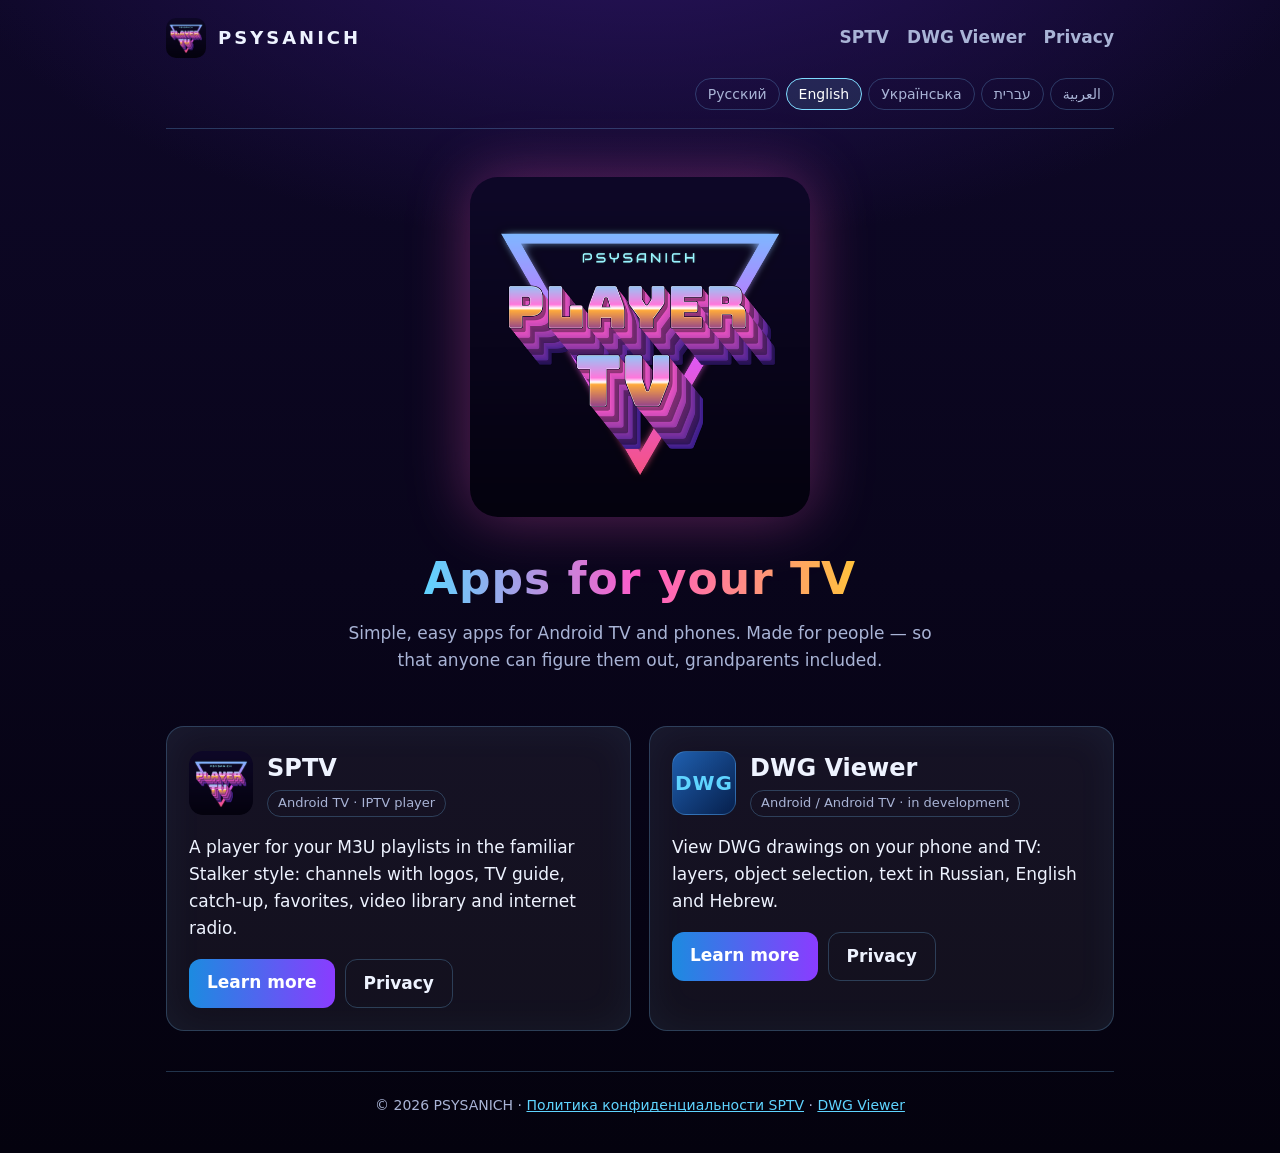
<file: index.html>
<!DOCTYPE html>
<html lang="ru">
<head>
<meta charset="utf-8">
<meta name="viewport" content="width=device-width, initial-scale=1">
<title>PSYSANICH — приложения для Android TV</title>
<meta name="description" content="SPTV — IPTV-плеер для Android TV в стиле Stalker и другие приложения PSYSANICH.">
<link rel="icon" href="favicon.png">
<link rel="stylesheet" href="style.css">
<script src="i18n.js"></script>
</head>
<body>
<div class="wrap">
  <header class="top">
    <img src="assets/sptv-icon.png" alt="">
    <span class="brand">PSYSANICH</span>
    <nav>
      <a href="sptv/">SPTV</a>
      <a href="dwg/">DWG Viewer</a>
      <a href="sptv/privacy.html" data-t="nav_priv">Конфиденциальность</a>
    </nav>
  </header>

  <section class="hero">
    <img class="logo" src="assets/sptv-logo.png" alt="Логотип SPTV — PSYSANICH PLAYER TV">
    <h1><span class="neon" data-t="home_title">Приложения для телевизора</span></h1>
    <p data-t="home_lead">Простые и удобные программы для Android TV и телефонов. Делаем для людей — так, чтобы разобрался каждый, в том числе бабушки и дедушки.</p>
  </section>

  <section class="grid">
    <article class="card">
      <div class="head">
        <img src="assets/sptv-icon.png" alt="Значок SPTV">
        <div>
          <h2>SPTV</h2>
          <span class="tag" data-t="sptv_tag">Android TV · IPTV-плеер</span>
        </div>
      </div>
      <p data-t="sptv_card">Плеер для ваших плейлистов M3U в привычном стиле Stalker: каналы с логотипами, программа передач, архив, избранное, видеотека и интернет-радио.</p>
      <div class="btns">
        <a class="btn" href="sptv/" data-t="more">Подробнее</a>
        <a class="btn ghost" href="sptv/privacy.html" data-t="nav_priv">Конфиденциальность</a>
      </div>
    </article>

    <article class="card">
      <div class="head">
        <div class="badge">DWG</div>
        <div>
          <h2>DWG Viewer</h2>
          <span class="tag" data-t="dwg_tag">Android / Android TV · в разработке</span>
        </div>
      </div>
      <p data-t="dwg_card">Просмотр чертежей DWG на телефоне и телевизоре: слои, выбор объектов, тексты на русском, английском и иврите.</p>
      <div class="btns">
        <a class="btn" href="dwg/" data-t="more">Подробнее</a>
        <a class="btn ghost" href="dwg/privacy.html" data-t="nav_priv">Конфиденциальность</a>
      </div>
    </article>
  </section>

  <footer>© 2026 PSYSANICH · <a href="sptv/privacy.html">Политика конфиденциальности SPTV</a> · <a href="dwg/privacy.html">DWG Viewer</a></footer>
</div>
</body>
</html>
</file>
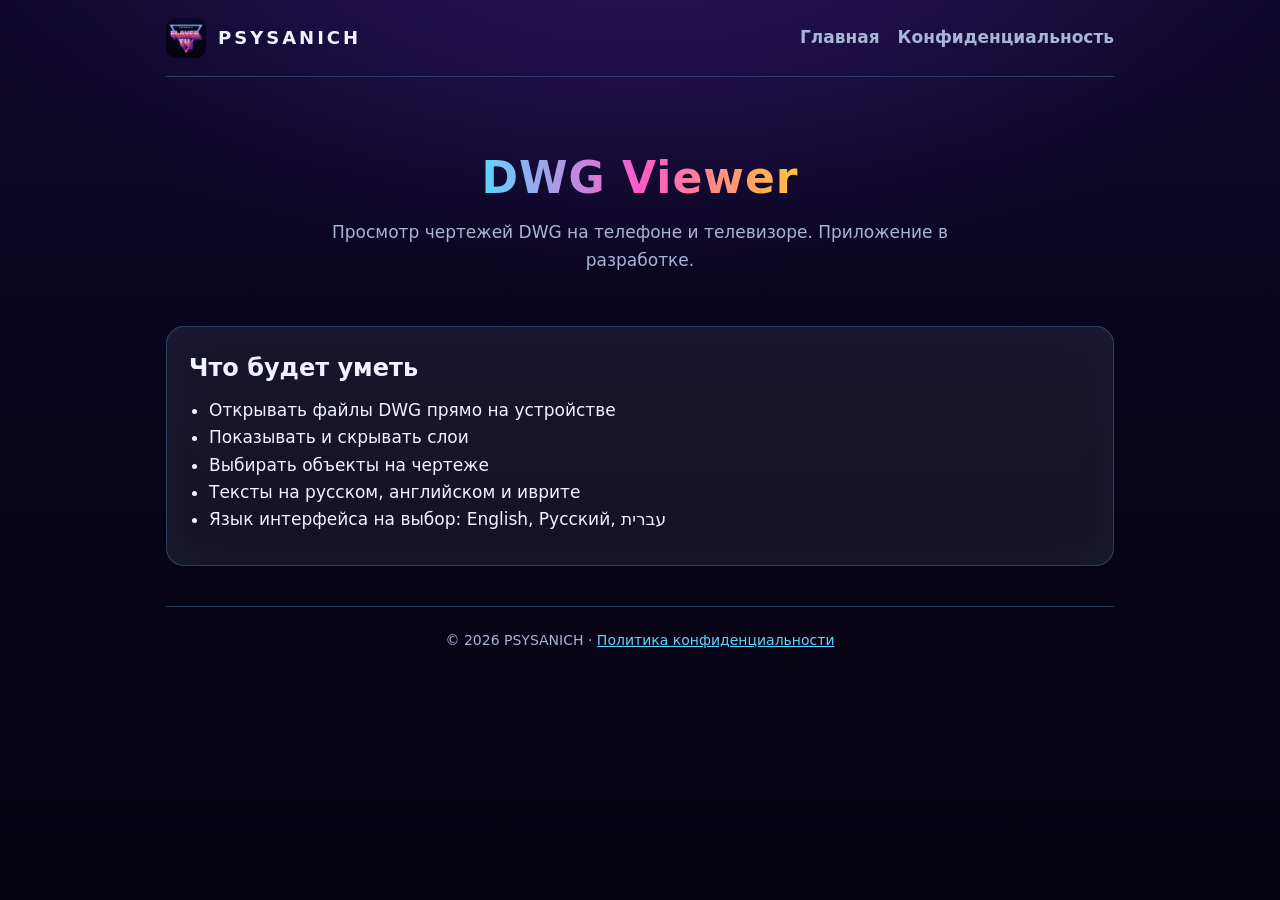
<file: dwg/index.html>
<!DOCTYPE html>
<html lang="ru">
<head>
<meta charset="utf-8">
<meta name="viewport" content="width=device-width, initial-scale=1">
<title>DWG Viewer — чертежи на Android и Android TV</title>
<meta name="description" content="DWG Viewer — просмотр чертежей DWG на телефоне и телевизоре. В разработке.">
<link rel="icon" href="../favicon.png">
<link rel="stylesheet" href="../style.css">
</head>
<body>
<div class="wrap">
  <header class="top">
    <img src="../assets/sptv-icon.png" alt="">
    <span class="brand">PSYSANICH</span>
    <nav>
      <a href="../">Главная</a>
      <a href="privacy.html">Конфиденциальность</a>
    </nav>
  </header>

  <section class="hero">
    <h1><span class="neon">DWG Viewer</span></h1>
    <p>Просмотр чертежей DWG на телефоне и телевизоре. Приложение в разработке.</p>
  </section>

  <section class="grid">
    <article class="card">
      <h2>Что будет уметь</h2>
      <ul>
        <li>Открывать файлы DWG прямо на устройстве</li>
        <li>Показывать и скрывать слои</li>
        <li>Выбирать объекты на чертеже</li>
        <li>Тексты на русском, английском и иврите</li>
        <li>Язык интерфейса на выбор: English, Русский, עברית</li>
      </ul>
    </article>
  </section>

  <footer>© 2026 PSYSANICH · <a href="privacy.html">Политика конфиденциальности</a></footer>
</div>
</body>
</html>
</file>
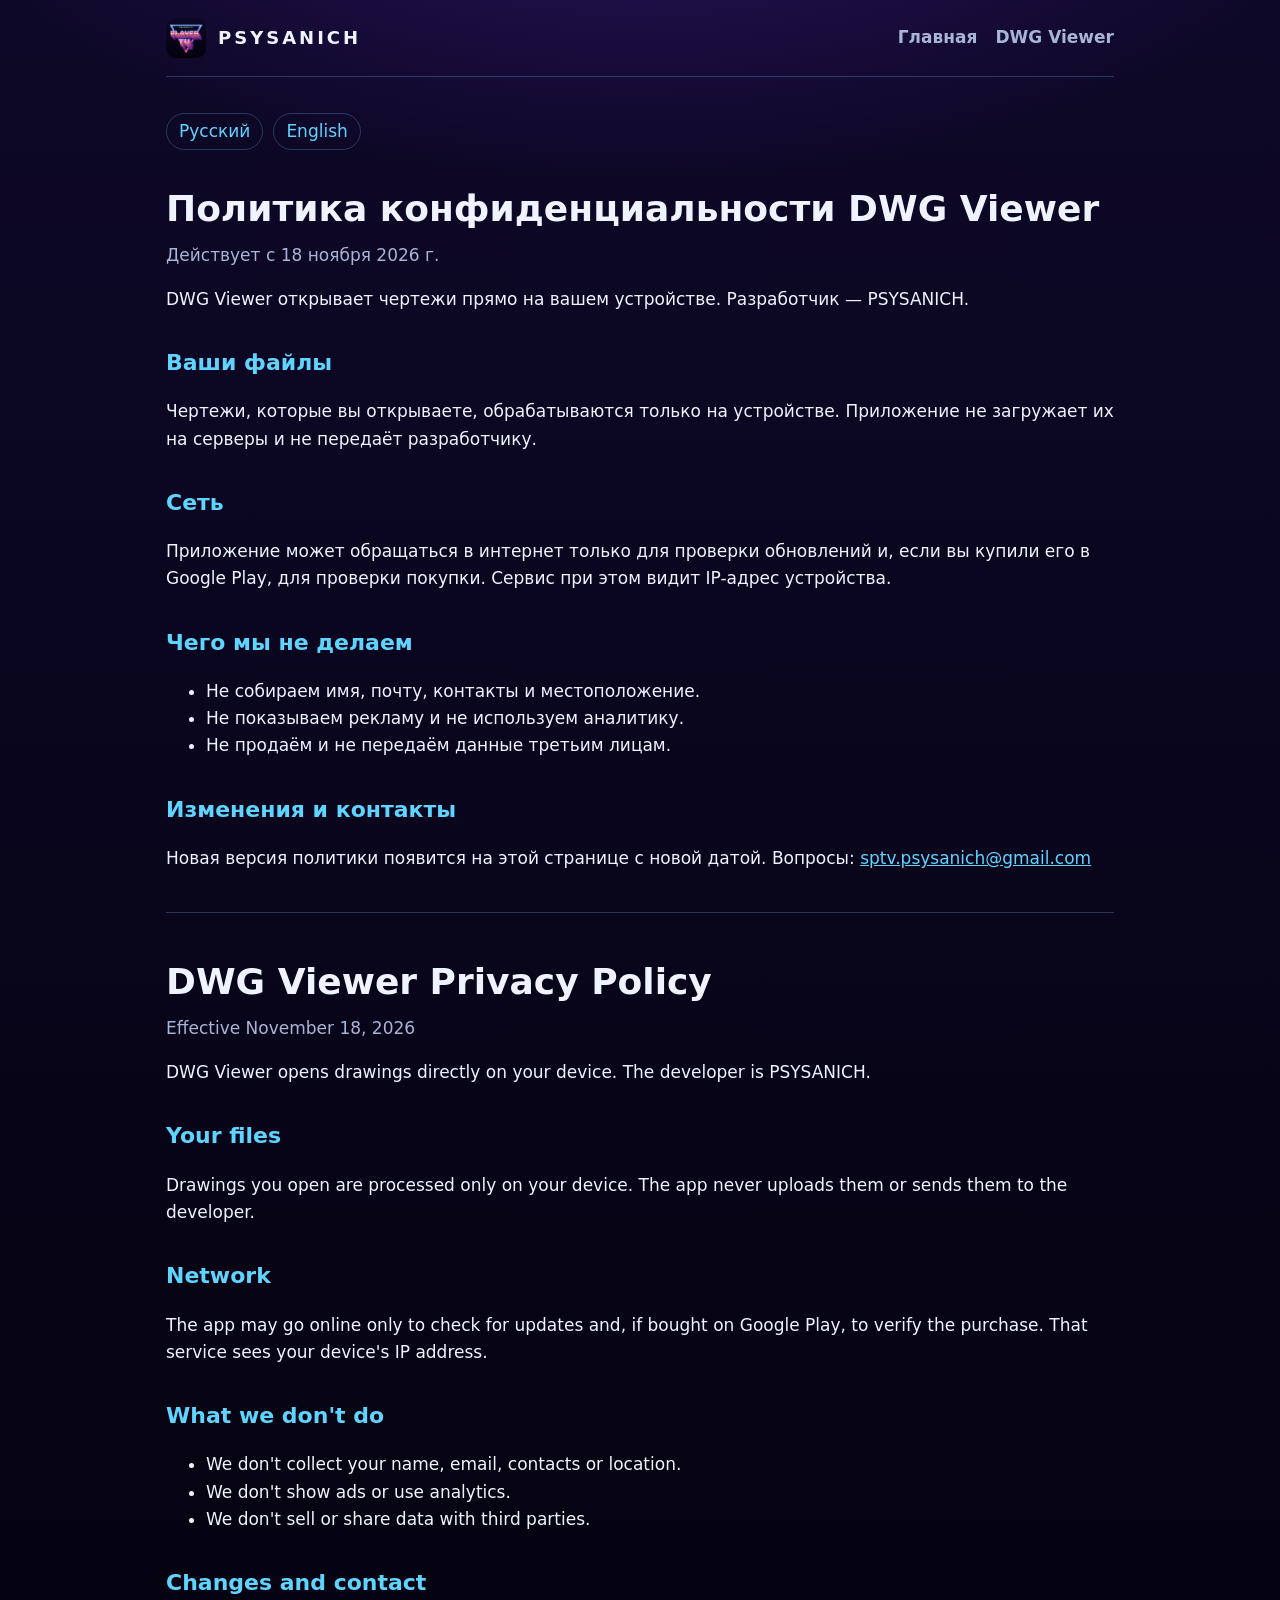
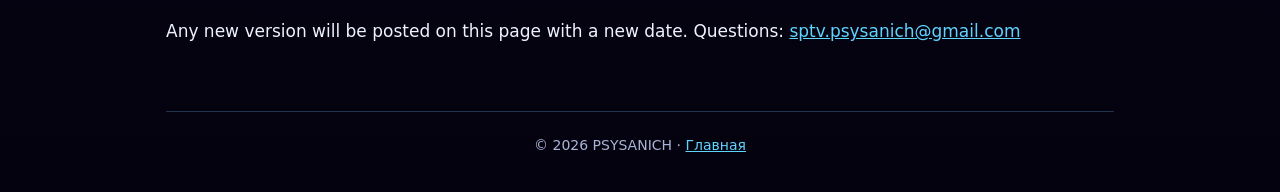
<file: dwg/privacy.html>
<!DOCTYPE html>
<html lang="ru">
<head>
<meta charset="utf-8">
<meta name="viewport" content="width=device-width, initial-scale=1">
<title>DWG Viewer — политика конфиденциальности</title>
<link rel="icon" href="../favicon.png">
<link rel="stylesheet" href="../style.css">
</head>
<body>
<div class="wrap">
  <header class="top">
    <img src="../assets/sptv-icon.png" alt="">
    <span class="brand">PSYSANICH</span>
    <nav>
      <a href="../">Главная</a>
      <a href="./">DWG Viewer</a>
    </nav>
  </header>

  <main class="doc">
    <div class="lang"><a href="#ru">Русский</a><a href="#en">English</a></div>

    <section id="ru">
      <h1>Политика конфиденциальности DWG Viewer</h1>
      <p class="date">Действует с 18 ноября 2026 г.</p>
      <p>DWG Viewer открывает чертежи прямо на вашем устройстве. Разработчик — PSYSANICH.</p>
      <h2>Ваши файлы</h2>
      <p>Чертежи, которые вы открываете, обрабатываются только на устройстве. Приложение не загружает их на серверы и не передаёт разработчику.</p>
      <h2>Сеть</h2>
      <p>Приложение может обращаться в интернет только для проверки обновлений и, если вы купили его в Google Play, для проверки покупки. Сервис при этом видит IP-адрес устройства.</p>
      <h2>Чего мы не делаем</h2>
      <ul>
        <li>Не собираем имя, почту, контакты и местоположение.</li>
        <li>Не показываем рекламу и не используем аналитику.</li>
        <li>Не продаём и не передаём данные третьим лицам.</li>
      </ul>
      <h2>Изменения и контакты</h2>
      <p>Новая версия политики появится на этой странице с новой датой. Вопросы: <a href="mailto:sptv.psysanich@gmail.com">sptv.psysanich@gmail.com</a></p>
    </section>

    <hr class="sep">

    <section id="en" lang="en">
      <h1>DWG Viewer Privacy Policy</h1>
      <p class="date">Effective November 18, 2026</p>
      <p>DWG Viewer opens drawings directly on your device. The developer is PSYSANICH.</p>
      <h2>Your files</h2>
      <p>Drawings you open are processed only on your device. The app never uploads them or sends them to the developer.</p>
      <h2>Network</h2>
      <p>The app may go online only to check for updates and, if bought on Google Play, to verify the purchase. That service sees your device's IP address.</p>
      <h2>What we don't do</h2>
      <ul>
        <li>We don't collect your name, email, contacts or location.</li>
        <li>We don't show ads or use analytics.</li>
        <li>We don't sell or share data with third parties.</li>
      </ul>
      <h2>Changes and contact</h2>
      <p>Any new version will be posted on this page with a new date. Questions: <a href="mailto:sptv.psysanich@gmail.com">sptv.psysanich@gmail.com</a></p>
    </section>
  </main>

  <footer>© 2026 PSYSANICH · <a href="../">Главная</a></footer>
</div>
</body>
</html>
</file>
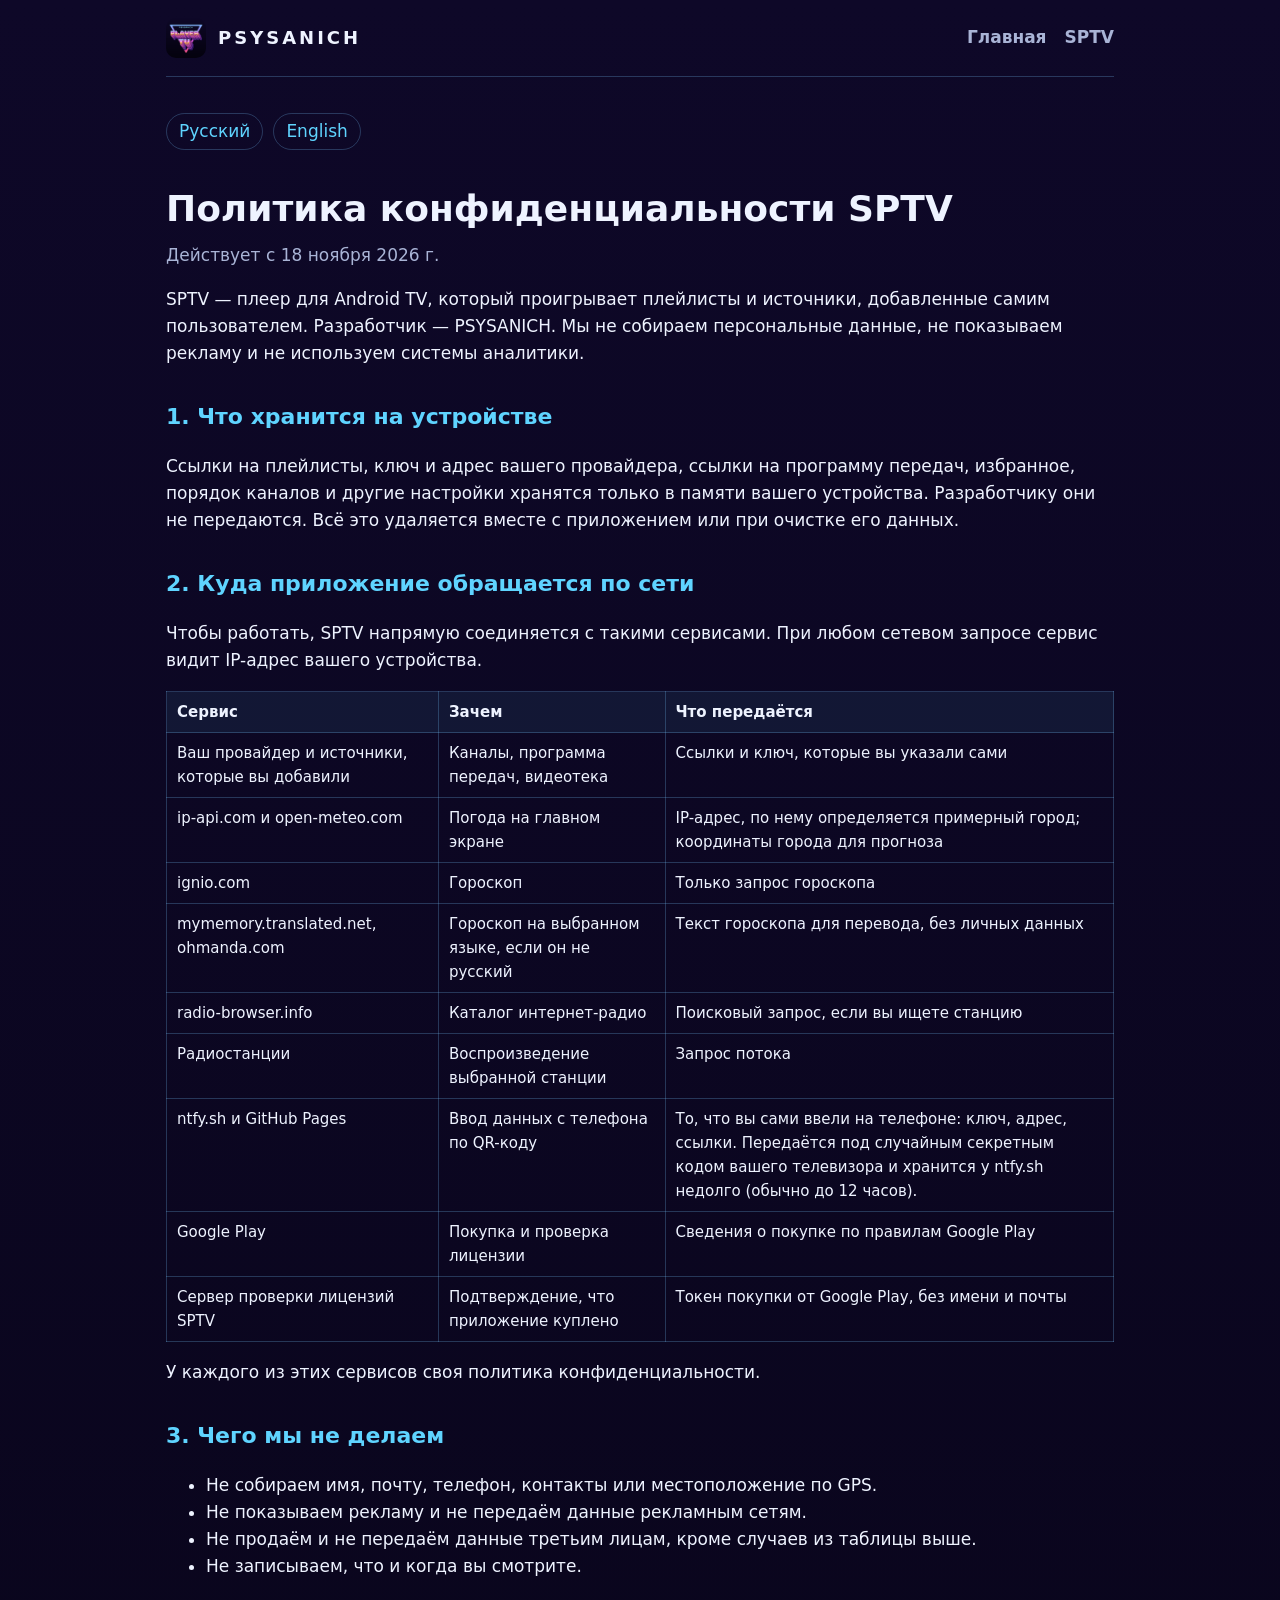
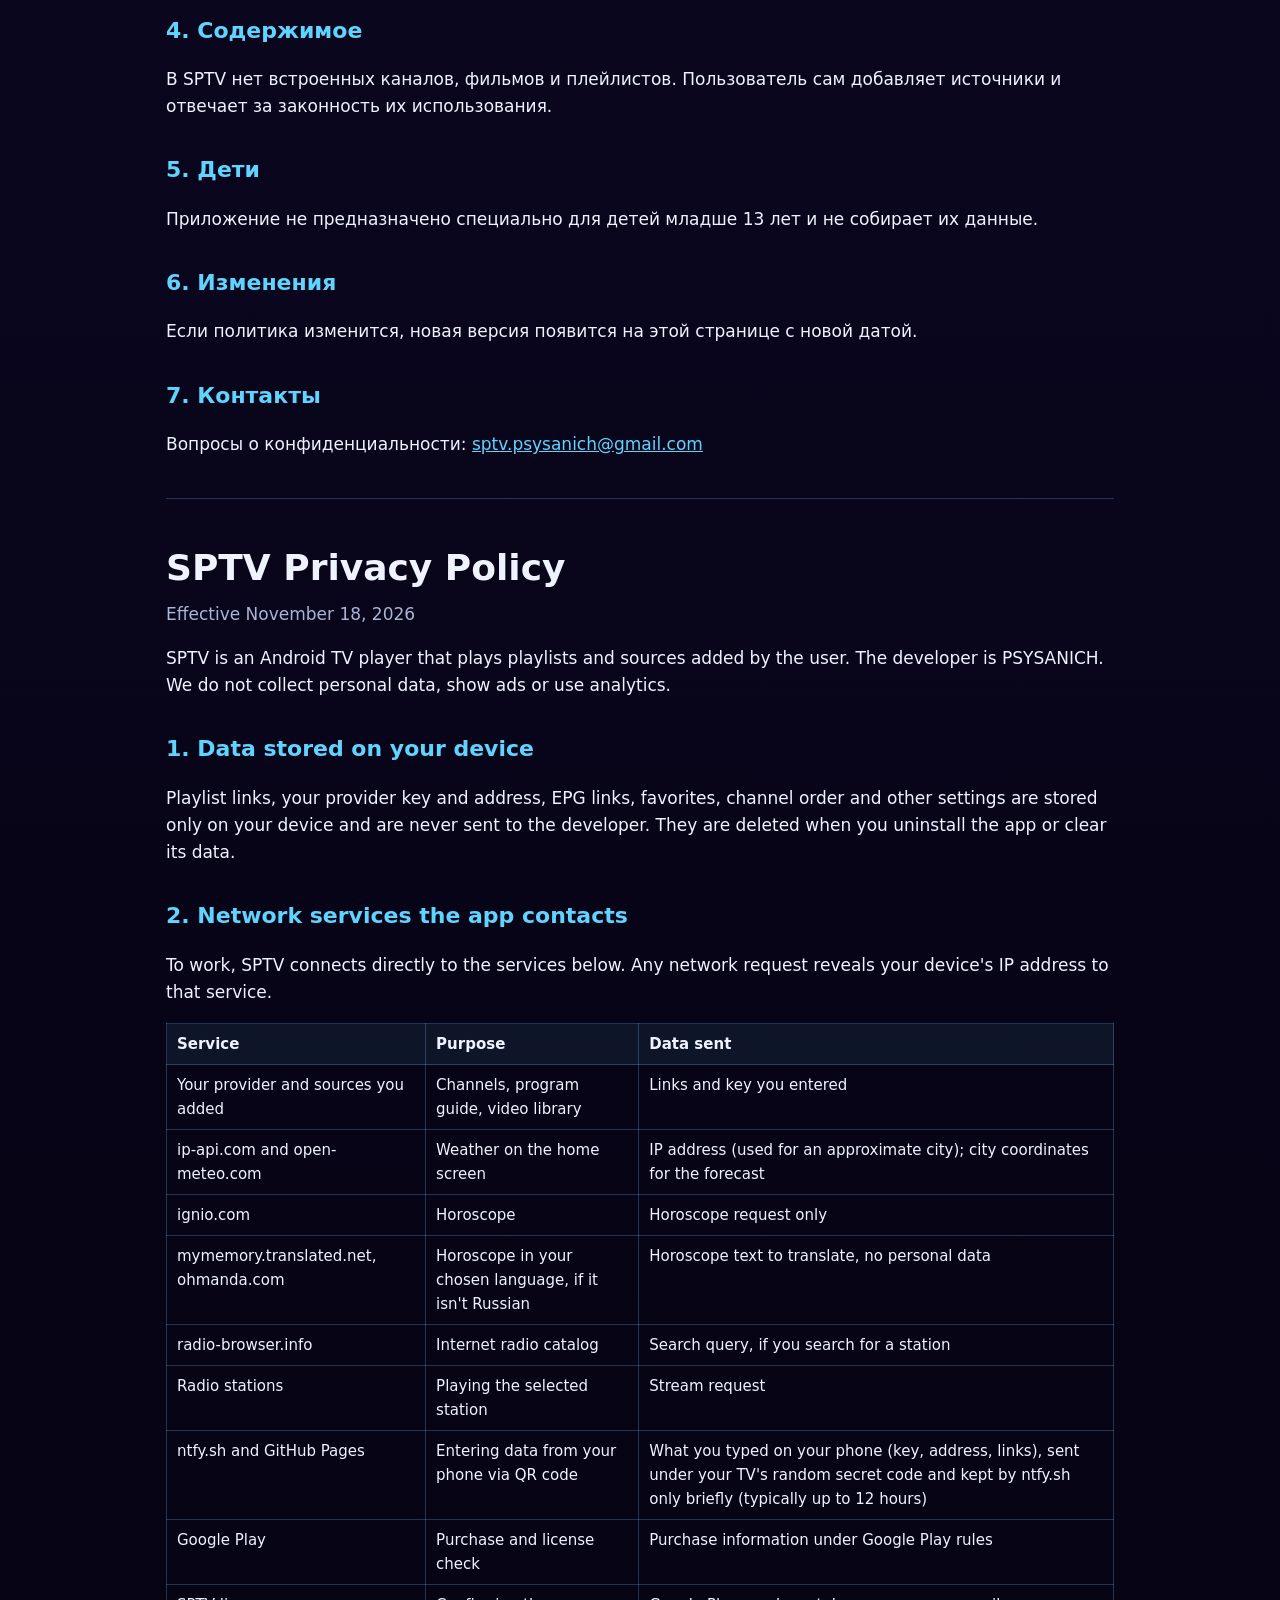
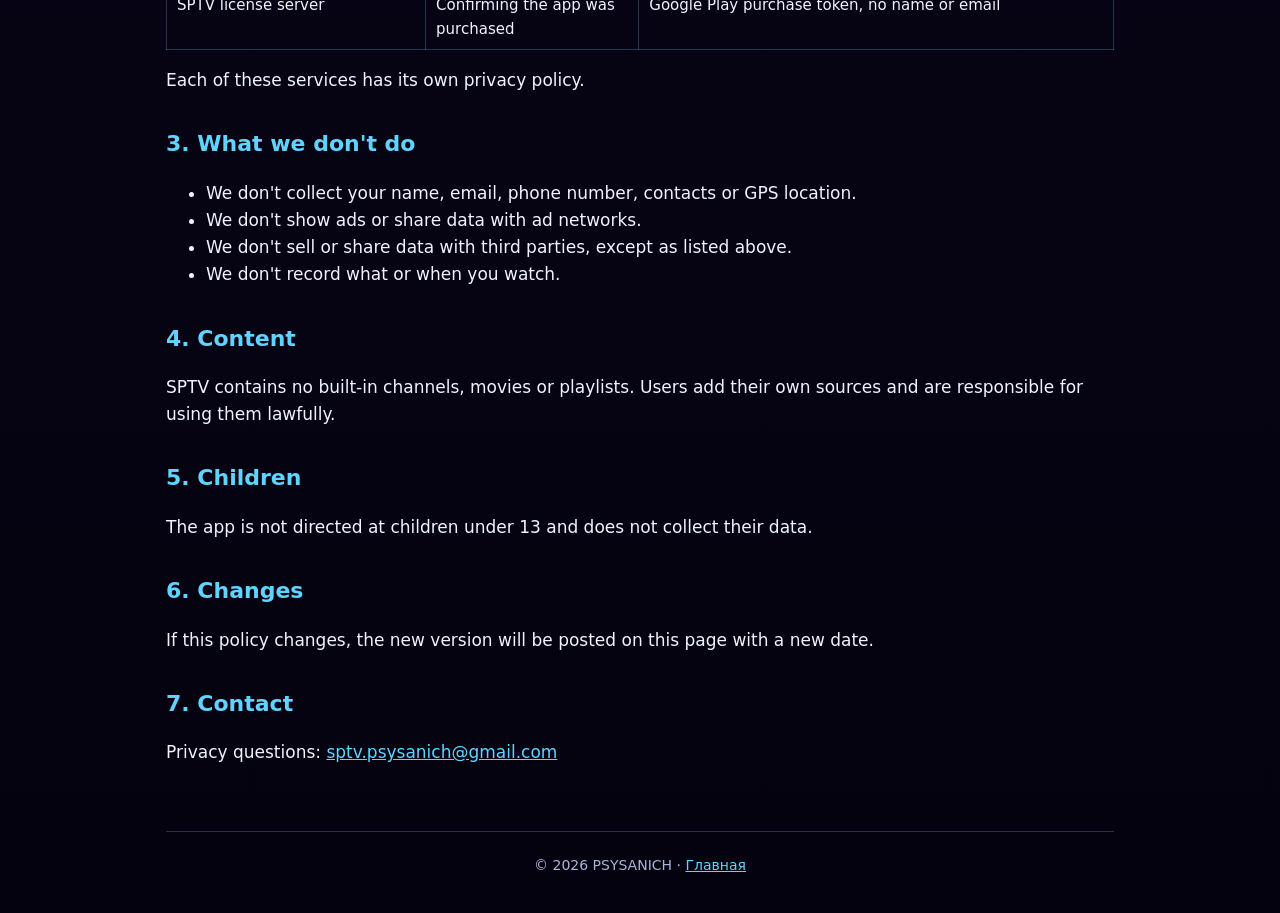
<file: sptv/privacy.html>
<!DOCTYPE html>
<html lang="ru">
<head>
<meta charset="utf-8">
<meta name="viewport" content="width=device-width, initial-scale=1">
<title>SPTV — политика конфиденциальности</title>
<link rel="icon" href="../favicon.png">
<link rel="stylesheet" href="../style.css">
</head>
<body>
<div class="wrap">
  <header class="top">
    <img src="../assets/sptv-icon.png" alt="">
    <span class="brand">PSYSANICH</span>
    <nav>
      <a href="../">Главная</a>
      <a href="./">SPTV</a>
    </nav>
  </header>

  <main class="doc">
    <div class="lang"><a href="#ru">Русский</a><a href="#en">English</a></div>

    <section id="ru">
      <h1>Политика конфиденциальности SPTV</h1>
      <p class="date">Действует с 18 ноября 2026 г.</p>

      <p>SPTV — плеер для Android TV, который проигрывает плейлисты и источники, добавленные самим пользователем. Разработчик — PSYSANICH. Мы не собираем персональные данные, не показываем рекламу и не используем системы аналитики.</p>

      <h2>1. Что хранится на устройстве</h2>
      <p>Ссылки на плейлисты, ключ и адрес вашего провайдера, ссылки на программу передач, избранное, порядок каналов и другие настройки хранятся только в памяти вашего устройства. Разработчику они не передаются. Всё это удаляется вместе с приложением или при очистке его данных.</p>

      <h2>2. Куда приложение обращается по сети</h2>
      <p>Чтобы работать, SPTV напрямую соединяется с такими сервисами. При любом сетевом запросе сервис видит IP-адрес вашего устройства.</p>
      <table>
        <tr><th>Сервис</th><th>Зачем</th><th>Что передаётся</th></tr>
        <tr><td>Ваш провайдер и источники, которые вы добавили</td><td>Каналы, программа передач, видеотека</td><td>Ссылки и ключ, которые вы указали сами</td></tr>
        <tr><td>ip-api.com и open-meteo.com</td><td>Погода на главном экране</td><td>IP-адрес, по нему определяется примерный город; координаты города для прогноза</td></tr>
        <tr><td>ignio.com</td><td>Гороскоп</td><td>Только запрос гороскопа</td></tr>
        <tr><td>mymemory.translated.net, ohmanda.com</td><td>Гороскоп на выбранном языке, если он не русский</td><td>Текст гороскопа для перевода, без личных данных</td></tr>
        <tr><td>radio-browser.info</td><td>Каталог интернет-радио</td><td>Поисковый запрос, если вы ищете станцию</td></tr>
        <tr><td>Радиостанции</td><td>Воспроизведение выбранной станции</td><td>Запрос потока</td></tr>
        <tr><td>ntfy.sh и GitHub Pages</td><td>Ввод данных с телефона по QR-коду</td><td>То, что вы сами ввели на телефоне: ключ, адрес, ссылки. Передаётся под случайным секретным кодом вашего телевизора и хранится у ntfy.sh недолго (обычно до 12 часов).</td></tr>
        <tr><td>Google Play</td><td>Покупка и проверка лицензии</td><td>Сведения о покупке по правилам Google Play</td></tr>
        <tr><td>Сервер проверки лицензий SPTV</td><td>Подтверждение, что приложение куплено</td><td>Токен покупки от Google Play, без имени и почты</td></tr>
      </table>
      <p>У каждого из этих сервисов своя политика конфиденциальности.</p>

      <h2>3. Чего мы не делаем</h2>
      <ul>
        <li>Не собираем имя, почту, телефон, контакты или местоположение по GPS.</li>
        <li>Не показываем рекламу и не передаём данные рекламным сетям.</li>
        <li>Не продаём и не передаём данные третьим лицам, кроме случаев из таблицы выше.</li>
        <li>Не записываем, что и когда вы смотрите.</li>
      </ul>

      <h2>4. Содержимое</h2>
      <p>В SPTV нет встроенных каналов, фильмов и плейлистов. Пользователь сам добавляет источники и отвечает за законность их использования.</p>

      <h2>5. Дети</h2>
      <p>Приложение не предназначено специально для детей младше 13 лет и не собирает их данные.</p>

      <h2>6. Изменения</h2>
      <p>Если политика изменится, новая версия появится на этой странице с новой датой.</p>

      <h2>7. Контакты</h2>
      <p>Вопросы о конфиденциальности: <a href="mailto:sptv.psysanich@gmail.com">sptv.psysanich@gmail.com</a></p>
    </section>

    <hr class="sep">

    <section id="en" lang="en">
      <h1>SPTV Privacy Policy</h1>
      <p class="date">Effective November 18, 2026</p>

      <p>SPTV is an Android TV player that plays playlists and sources added by the user. The developer is PSYSANICH. We do not collect personal data, show ads or use analytics.</p>

      <h2>1. Data stored on your device</h2>
      <p>Playlist links, your provider key and address, EPG links, favorites, channel order and other settings are stored only on your device and are never sent to the developer. They are deleted when you uninstall the app or clear its data.</p>

      <h2>2. Network services the app contacts</h2>
      <p>To work, SPTV connects directly to the services below. Any network request reveals your device's IP address to that service.</p>
      <table>
        <tr><th>Service</th><th>Purpose</th><th>Data sent</th></tr>
        <tr><td>Your provider and sources you added</td><td>Channels, program guide, video library</td><td>Links and key you entered</td></tr>
        <tr><td>ip-api.com and open-meteo.com</td><td>Weather on the home screen</td><td>IP address (used for an approximate city); city coordinates for the forecast</td></tr>
        <tr><td>ignio.com</td><td>Horoscope</td><td>Horoscope request only</td></tr>
        <tr><td>mymemory.translated.net, ohmanda.com</td><td>Horoscope in your chosen language, if it isn't Russian</td><td>Horoscope text to translate, no personal data</td></tr>
        <tr><td>radio-browser.info</td><td>Internet radio catalog</td><td>Search query, if you search for a station</td></tr>
        <tr><td>Radio stations</td><td>Playing the selected station</td><td>Stream request</td></tr>
        <tr><td>ntfy.sh and GitHub Pages</td><td>Entering data from your phone via QR code</td><td>What you typed on your phone (key, address, links), sent under your TV's random secret code and kept by ntfy.sh only briefly (typically up to 12 hours)</td></tr>
        <tr><td>Google Play</td><td>Purchase and license check</td><td>Purchase information under Google Play rules</td></tr>
        <tr><td>SPTV license server</td><td>Confirming the app was purchased</td><td>Google Play purchase token, no name or email</td></tr>
      </table>
      <p>Each of these services has its own privacy policy.</p>

      <h2>3. What we don't do</h2>
      <ul>
        <li>We don't collect your name, email, phone number, contacts or GPS location.</li>
        <li>We don't show ads or share data with ad networks.</li>
        <li>We don't sell or share data with third parties, except as listed above.</li>
        <li>We don't record what or when you watch.</li>
      </ul>

      <h2>4. Content</h2>
      <p>SPTV contains no built-in channels, movies or playlists. Users add their own sources and are responsible for using them lawfully.</p>

      <h2>5. Children</h2>
      <p>The app is not directed at children under 13 and does not collect their data.</p>

      <h2>6. Changes</h2>
      <p>If this policy changes, the new version will be posted on this page with a new date.</p>

      <h2>7. Contact</h2>
      <p>Privacy questions: <a href="mailto:sptv.psysanich@gmail.com">sptv.psysanich@gmail.com</a></p>
    </section>
  </main>

  <footer>© 2026 PSYSANICH · <a href="../">Главная</a></footer>
</div>
</body>
</html>
</file>
<file: style.css>
:root {
  --bg1: #0e0828;
  --bg2: #04020e;
  --text: #eef3ff;
  --muted: #a9b4d6;
  --cyan: #5fd4ff;
  --pink: #ff5ac8;
  --gold: #ffc23c;
  --card: rgba(255, 255, 255, 0.06);
  --line: rgba(120, 200, 255, 0.25);
}
* { box-sizing: border-box; }
html { background: var(--bg2); }
html, body { margin: 0; }
body {
  background: radial-gradient(1200px 600px at 50% -10%, #2a1460 0%, transparent 60%),
              linear-gradient(180deg, var(--bg1), var(--bg2));
  color: var(--text);
  font: 17px/1.6 system-ui, -apple-system, "Segoe UI", Roboto, Arial, sans-serif;
  min-height: 100vh;
}
a { color: var(--cyan); }
a:hover { color: #9fe6ff; }
.wrap { max-width: 980px; margin: 0 auto; padding: 0 16px; }
header.top {
  display: flex; flex-wrap: wrap; align-items: center; gap: 12px;
  padding: 18px 0; border-bottom: 1px solid var(--line);
}
header.top img { width: 40px; height: 40px; border-radius: 10px; }
header.top .brand { font-weight: 800; letter-spacing: 3px; font-size: 18px; }
header.top nav { margin-left: auto; display: flex; gap: 18px; flex-wrap: wrap; }
header.top nav a { text-decoration: none; color: var(--muted); font-weight: 600; }
header.top nav a:hover { color: var(--text); }
.hero { text-align: center; padding: 48px 0 24px; }
.hero img.logo { width: min(340px, 80vw); height: auto; border-radius: 28px; filter: drop-shadow(0 0 30px rgba(255, 90, 200, 0.35)); }
.hero h1 { font-size: clamp(28px, 5vw, 44px); margin: 18px 0 6px; letter-spacing: 1px; }
.hero p { color: var(--muted); margin: 0 auto; max-width: 620px; }
.neon {
  background: linear-gradient(90deg, var(--cyan), var(--pink), var(--gold));
  -webkit-background-clip: text; background-clip: text; color: transparent;
}
.grid { display: grid; grid-template-columns: repeat(auto-fit, minmax(280px, 1fr)); gap: 18px; margin: 28px 0 40px; }
.card {
  background: var(--card); border: 1px solid var(--line); border-radius: 18px;
  padding: 22px; box-shadow: 0 0 40px rgba(95, 212, 255, 0.06) inset;
}
.card .head { display: flex; align-items: center; gap: 14px; margin-bottom: 10px; }
.card .head img, .card .head .badge { width: 64px; height: 64px; border-radius: 14px; flex: none; }
.card .badge {
  display: grid; place-items: center; font-weight: 800; font-size: 20px; letter-spacing: 1px;
  background: linear-gradient(135deg, #1f5faf, #061f4c); border: 1px solid var(--line); color: var(--cyan);
}
.card h2 { margin: 0; font-size: 24px; }
.card .tag { display: inline-block; font-size: 13px; padding: 2px 10px; border-radius: 99px; border: 1px solid var(--line); color: var(--muted); }
.card ul { padding-left: 20px; margin: 10px 0; }
.btns { display: flex; gap: 10px; flex-wrap: wrap; margin-top: 14px; }
.btn {
  display: inline-block; padding: 10px 18px; border-radius: 12px; text-decoration: none; font-weight: 700;
  background: linear-gradient(90deg, #1c8be0, #8a3cff); color: #fff;
}
.btn.ghost { background: transparent; border: 1px solid var(--line); color: var(--text); }
.btn:hover { filter: brightness(1.12); color: #fff; }
main.doc { padding: 28px 0 48px; }
main.doc h1 { font-size: clamp(26px, 4vw, 36px); margin-bottom: 4px; }
main.doc h2 { margin-top: 32px; color: var(--cyan); font-size: 22px; }
main.doc h3 { margin-top: 22px; font-size: 18px; }
main.doc .date { color: var(--muted); margin-top: 0; }
main.doc table { width: 100%; border-collapse: collapse; margin: 10px 0; font-size: 15px; }
main.doc th, main.doc td { border: 1px solid var(--line); padding: 8px 10px; text-align: left; vertical-align: top; }
main.doc th { background: rgba(95, 212, 255, 0.08); }
.lang { display: flex; gap: 10px; margin: 8px 0 18px; }
.lang a { padding: 4px 12px; border: 1px solid var(--line); border-radius: 99px; text-decoration: none; }
hr.sep { border: 0; border-top: 1px solid var(--line); margin: 40px 0; }
footer { border-top: 1px solid var(--line); padding: 22px 0 36px; color: var(--muted); font-size: 14px; text-align: center; }
@media (max-width: 560px) {
  header.top { flex-wrap: wrap; }
  header.top nav { margin-left: 0; width: 100%; }
  main.doc table { font-size: 13px; }
}

.gallery { display: grid; grid-template-columns: repeat(auto-fill, minmax(260px, 1fr)); gap: 14px; margin-top: 14px; }
.gallery a { color: inherit; text-decoration: none; }
.gallery figure { margin: 0; }
.gallery img { width: 100%; aspect-ratio: 16/9; object-fit: cover; border-radius: 12px; border: 1px solid var(--line); display: block; transition: transform .15s; }
.gallery a:hover img { transform: scale(1.03); }
.gallery figcaption { font-size: 14px; color: var(--muted); margin-top: 6px; }
.shots .note { font-size: 13px; color: var(--muted); margin: 14px 0 0; }

.langs { display: flex; flex-wrap: wrap; gap: 6px; width: 100%; justify-content: flex-end; margin-top: 8px; }
.langs button { background: transparent; color: var(--muted); border: 1px solid var(--line); border-radius: 99px; padding: 4px 12px; font: inherit; font-size: 14px; cursor: pointer; }
.langs button.on { color: #fff; border-color: #7fdbff; background: rgba(127,219,255,.12); }
[dir=rtl] .gallery figcaption, [dir=rtl] .card { text-align: right; }
</file>
